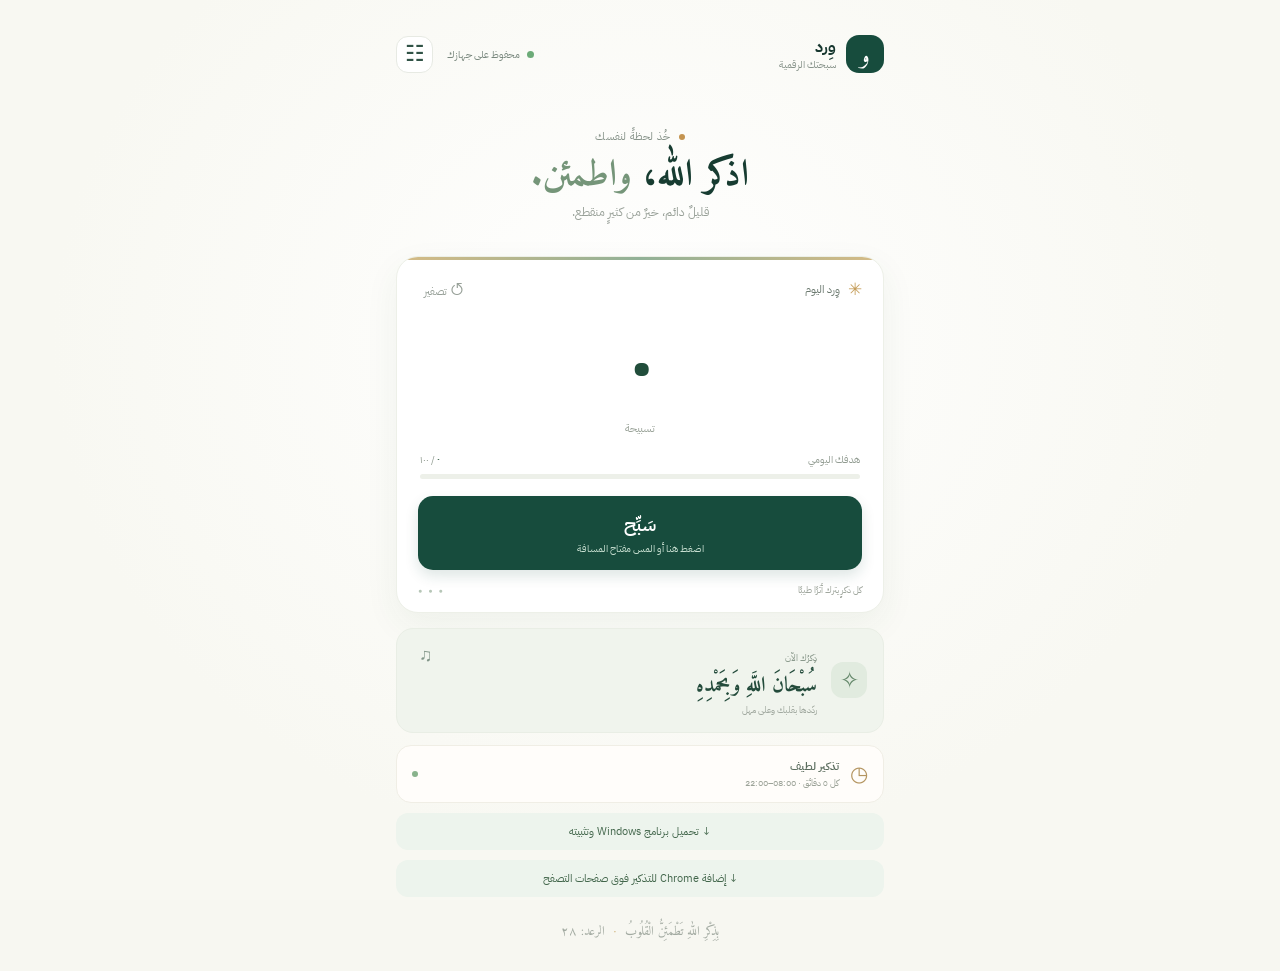
<file: index.html>
<!doctype html>
<html lang="ar" dir="rtl">
<head>
  <meta charset="utf-8">
  <meta name="viewport" content="width=device-width,initial-scale=1,viewport-fit=cover">
  <meta name="theme-color" content="#102923">
  <meta name="description" content="سبحة رقمية وتذكير بالأذكار، تعمل على الكمبيوتر والموبايل.">
  <link rel="manifest" href="manifest.webmanifest">
  <link rel="icon" href="icon.svg" type="image/svg+xml">
  <link rel="stylesheet" href="style.css">
  <title>وِرد | سبحتك الرقمية</title>
</head>
<body>
  <main class="app-shell">
    <header class="topbar">
      <a class="brand" href="#" aria-label="ورد، الصفحة الرئيسية"><span class="brand-mark">و</span><span><b>وِرد</b><small>سبحتك الرقمية</small></span></a>
      <div class="header-actions"><span class="save-state"><i></i> محفوظ على جهازك</span><button class="icon-button" id="settings-open" aria-label="الإعدادات" title="الإعدادات">☷</button></div>
    </header>

    <section class="welcome"><div class="eyebrow"><span></span> خُذ لحظةً لنفسك</div><h1>اذكر الله، <em>واطمئن.</em></h1><p>قليلٌ دائم، خيرٌ من كثيرٍ منقطع.</p></section>

    <section class="counter-card" aria-label="عداد التسبيح">
      <div class="counter-top"><span class="today-label"><span class="sun-icon">✳</span> وِرد اليوم</span><button id="reset" class="reset-button" title="تصفير العداد">↺ <span>تصفير</span></button></div>
      <div class="count-wrap"><span id="count" class="count" aria-live="polite">0</span><span class="count-caption">تسبيحة</span></div>
      <div class="goal-track"><div class="goal-meta"><span>هدفك اليومي</span><span><b id="goal-progress">0</b> / <span id="goal-value">100</span></span></div><div class="track"><div id="progress" class="progress"></div></div></div>
      <button id="tasbeeh" class="tasbeeh-button" aria-label="سبّح، أضف تسبيحة"><span>سَبِّح</span><small>اضغط هنا أو المس مفتاح المسافة</small></button>
      <div class="counter-foot"><span>كل ذكرٍ يترك أثرًا طيبًا</span><span class="bead-row" aria-hidden="true">● ● ●</span></div>
    </section>

    <section class="dhikr-card"><div class="dhikr-icon">✧</div><div class="dhikr-copy"><span class="section-label">ذِكرُك الآن</span><p id="dhikr-text">سُبْحَانَ اللَّهِ وَبِحَمْدِهِ</p><span class="dhikr-note">ردّدها بقلبك وعلى مهل</span></div><button class="sound-button" id="sound" aria-label="تشغيل صوت النقر" title="صوت النقر">♫</button></section>

    <section class="reminder-card"><div class="reminder-symbol">◷</div><div class="reminder-copy"><b>تذكير لطيف</b><span id="reminder-status">كل ٥ دقائق · لمدة ٣٠ ثانية</span></div><span class="live-dot" title="التذكير مفعّل"></span></section>
    <a class="extension-link" href="https://github.com/M-goma/wird-tasbeeh/raw/refs/heads/main/release/Wird-Setup.exe">↓ تحميل برنامج Windows وتثبيته</a>
    <a class="extension-link" href="https://github.com/M-goma/wird-tasbeeh/raw/refs/heads/main/release/Wird-Chrome-Extension.zip">↓ إضافة Chrome للتذكير فوق صفحات التصفح</a>

    <footer>بِذِكْرِ اللهِ تَطْمَئِنُّ الْقُلُوبُ <span>·</span> الرعد: ٢٨</footer>
  </main>

  <div id="reminder" class="reminder-overlay" hidden role="dialog" aria-modal="true" aria-label="تذكير بالذكر"><div class="reminder-modal"><span class="section-label">لحظةُ ذِكر</span><p id="modal-dhikr">سُبْحَانَ اللَّهِ وَبِحَمْدِهِ</p><span id="dismiss-note" class="dismiss-note">متبقي ٣٠ ثانية</span></div></div>

  <div id="settings" class="settings-backdrop" hidden><section class="settings-panel" role="dialog" aria-modal="true" aria-labelledby="settings-title"><div class="settings-heading"><div><span class="section-label">خصص تجربتك</span><h2 id="settings-title">الإعدادات</h2></div><button id="settings-close" class="icon-button" aria-label="إغلاق">×</button></div>
    <label class="field-label" for="dhikr-input">اختر ذكرًا أو اكتب ذكرًا خاصًا</label><input id="dhikr-input" type="text" list="dhikr-options" maxlength="220" placeholder="اختر أو اكتب الذكر"><datalist id="dhikr-options"><option value="سُبْحَانَ اللَّهِ وَبِحَمْدِهِ"><option value="سُبْحَانَ اللَّهِ"><option value="الْحَمْدُ لِلَّهِ"><option value="اللَّهُ أَكْبَرُ"><option value="لَا إِلَهَ إِلَّا اللَّهُ"><option value="أَسْتَغْفِرُ اللَّهَ"><option value="لَا حَوْلَ وَلَا قُوَّةَ إِلَّا بِاللَّهِ"><option value="سُبْحَانَ اللَّهِ وَالْحَمْدُ لِلَّهِ وَلَا إِلَهَ إِلَّا اللَّهُ وَاللَّهُ أَكْبَرُ"><option value="اللَّهُمَّ صَلِّ عَلَى مُحَمَّدٍ"><option value="سُبْحَانَ اللَّهِ الْعَظِيمِ وَبِحَمْدِهِ"><option value="لَا إِلَهَ إِلَّا اللَّهُ وَحْدَهُ لَا شَرِيكَ لَهُ، لَهُ الْمُلْكُ وَلَهُ الْحَمْدُ، وَهُوَ عَلَى كُلِّ شَيْءٍ قَدِيرٌ"><option value="أَسْتَغْفِرُ اللَّهَ الْعَظِيمَ وَأَتُوبُ إِلَيْهِ"><option value="حَسْبِيَ اللَّهُ لَا إِلَهَ إِلَّا هُوَ، عَلَيْهِ تَوَكَّلْتُ وَهُوَ رَبُّ الْعَرْشِ الْعَظِيمِ"><option value="اللَّهُمَّ أَعِنِّي عَلَى ذِكْرِكَ وَشُكْرِكَ وَحُسْنِ عِبَادَتِكَ"><option value="فَاذْكُرُونِي أَذْكُرْكُمْ وَاشْكُرُوا لِي وَلَا تَكْفُرُونِ ۞ البقرة: ١٥٢"><option value="يَٰٓأَيُّهَا الَّذِينَ آمَنُوا اذْكُرُوا اللَّهَ ذِكْرًا كَثِيرًا ۞ الأحزاب: ٤١"><option value="فَإِذَا قُضِيَتِ الصَّلَاةُ فَانتَشِرُوا فِي الْأَرْضِ وَابْتَغُوا مِن فَضْلِ اللَّهِ وَاذْكُرُوا اللَّهَ كَثِيرًا لَّعَلَّكُمْ تُفْلِحُونَ ۞ الجمعة: ١٠"><option value="الَّذِينَ يَذْكُرُونَ اللَّهَ قِيَامًا وَقُعُودًا وَعَلَى جُنُوبِهِمْ وَيَتَفَكَّرُونَ فِي خَلْقِ السَّمَاوَاتِ وَالْأَرْضِ رَبَّنَا مَا خَلَقْتَ هَٰذَا بَاطِلًا سُبْحَانَكَ فَقِنَا عَذَابَ النَّارِ ۞ آل عمران: ١٩١"><option value="وَلَذِكْرُ اللَّهِ أَكْبَرُ ۞ العنكبوت: ٤٥"></datalist>
    <label class="field-label" for="interval">التذكير كل <span class="field-hint">بالدقائق</span></label><div class="range-row"><input id="interval" type="range" min="1" max="60" value="5"><output id="interval-out">٥ دقائق</output></div>
    <label class="field-label" for="duration">مدة ظهور التذكير <span class="field-hint">بالثواني</span></label><div class="range-row"><input id="duration" type="range" min="5" max="120" step="5" value="30"><output id="duration-out">٣٠ ثانية</output></div>
    <label class="field-label">وقت تشغيل التذكير</label><div class="time-row"><label>من <input id="active-from" type="time" value="08:00"></label><label>إلى <input id="active-until" type="time" value="22:00"></label></div>
    <label class="theme-option"><input id="dark-mode" type="checkbox"> الوضع الداكن</label>
    <label class="field-label" for="goal">الهدف اليومي</label><select id="goal"><option value="33">٣٣ تسبيحة</option><option value="100" selected>١٠٠ تسبيحة</option><option value="500">٥٠٠ تسبيحة</option><option value="1000">١٠٠٠ تسبيحة</option></select>
    <button id="install" class="install-button" hidden>＋ تثبيت التطبيق</button><p class="settings-note">إعداداتك وعدادك محفوظان على هذا الجهاز. التذكير يعمل أثناء فتح التطبيق.</p>
  </section></div>
  <script src="app.js" defer></script>
</body>
</html>
</file>
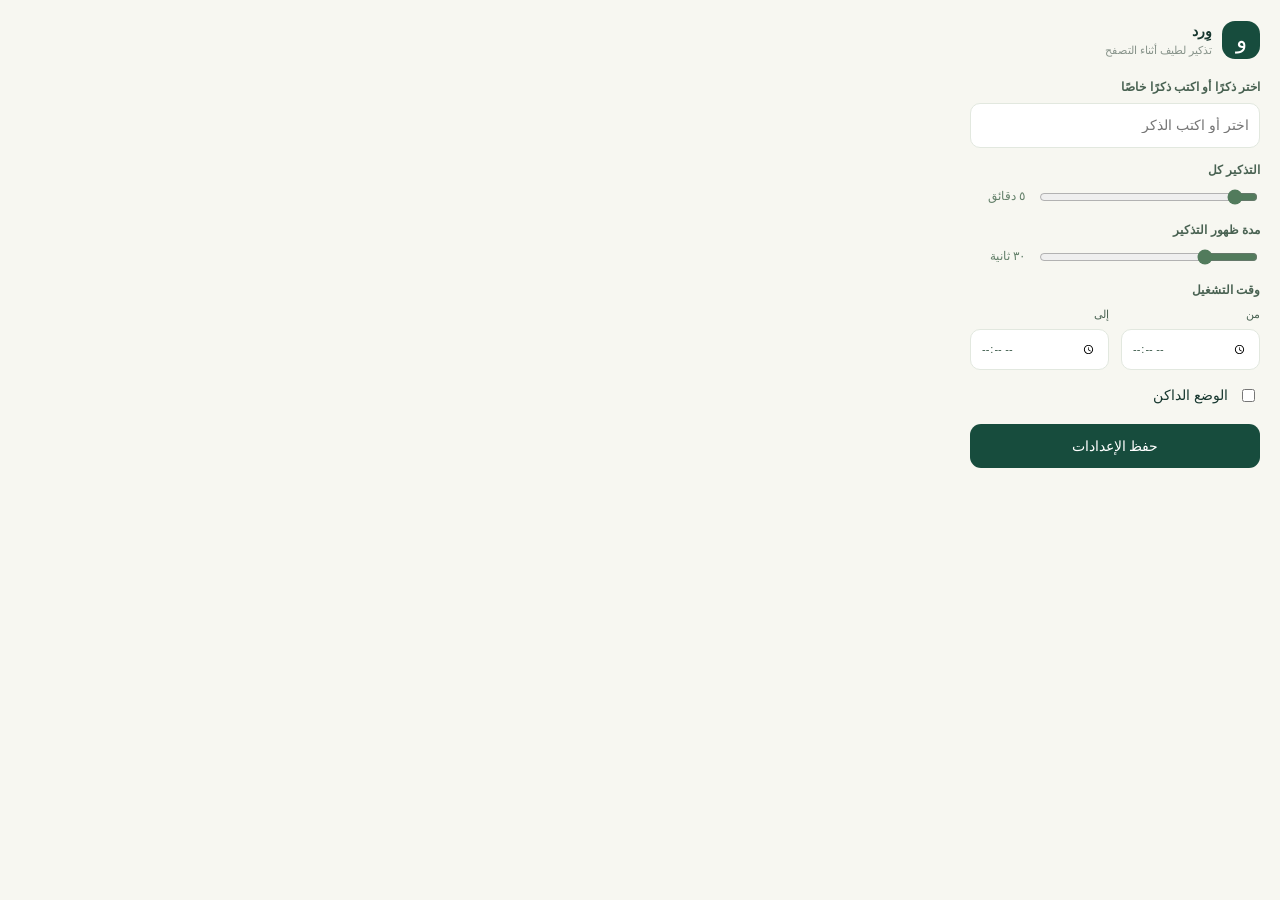
<file: chrome-extension/options.html>
<!doctype html>
<html lang="ar" dir="rtl">
<head>
  <meta charset="utf-8"><meta name="viewport" content="width=device-width,initial-scale=1"><title>إعدادات وِرد</title>
  <style>
    *{box-sizing:border-box}body{width:330px;margin:0;padding:20px;background:#f7f7f1;color:#17372f;font:14px/1.6 'Segoe UI',Tahoma,sans-serif}.brand{display:flex;align-items:center;gap:10px;margin-bottom:18px}.mark{display:grid;place-items:center;width:38px;height:38px;border-radius:13px;background:#174c3d;color:white;font-size:23px}.brand b,.brand small{display:block}.brand small{font-size:11px;color:#87938a}.field{display:block;margin:13px 0 6px;font-size:12px;font-weight:600;color:#496252}input{width:100%;padding:10px;border:1px solid #e2e8df;border-radius:10px;background:white;color:#365544;font:inherit}input[type=range]{padding:0;accent-color:#527b5c}.row,.times{display:flex;align-items:center;gap:12px}.row input{flex:1}.row output{min-width:55px;color:#64806a;font-size:12px}.times label{flex:1;color:#496252;font-size:11px}.times input{margin-top:5px}.theme{display:flex;align-items:center;gap:8px;margin-top:14px}.theme input{width:17px}.save{width:100%;margin-top:17px;border:0;border-radius:11px;padding:11px;background:#174c3d;color:white;font:inherit;cursor:pointer}.status{min-height:18px;margin:8px 0 0;color:#63856a;font-size:11px}body.dark{background:#18251f;color:#e5eee8}body.dark input{background:#22332a;border-color:#3a4b40;color:#e5eee8}body.dark .field,body.dark .times label{color:#c4d4c8}
  </style>
</head>
<body>
  <header class="brand"><span class="mark">و</span><span><b>وِرد</b><small>تذكير لطيف أثناء التصفح</small></span></header>
  <label class="field" for="dhikr">اختر ذكرًا أو اكتب ذكرًا خاصًا</label><input id="dhikr" list="dhikrOptions" maxlength="220" placeholder="اختر أو اكتب الذكر"><datalist id="dhikrOptions"><option value="سُبْحَانَ اللَّهِ وَبِحَمْدِهِ"><option value="سُبْحَانَ اللَّهِ"><option value="الْحَمْدُ لِلَّهِ"><option value="اللَّهُ أَكْبَرُ"><option value="لَا إِلَهَ إِلَّا اللَّهُ"><option value="أَسْتَغْفِرُ اللَّهَ"><option value="لَا حَوْلَ وَلَا قُوَّةَ إِلَّا بِاللَّهِ"><option value="سُبْحَانَ اللَّهِ وَالْحَمْدُ لِلَّهِ وَلَا إِلَهَ إِلَّا اللَّهُ وَاللَّهُ أَكْبَرُ"><option value="اللَّهُمَّ صَلِّ عَلَى مُحَمَّدٍ"><option value="سُبْحَانَ اللَّهِ الْعَظِيمِ وَبِحَمْدِهِ"><option value="لَا إِلَهَ إِلَّا اللَّهُ وَحْدَهُ لَا شَرِيكَ لَهُ، لَهُ الْمُلْكُ وَلَهُ الْحَمْدُ، وَهُوَ عَلَى كُلِّ شَيْءٍ قَدِيرٌ"><option value="أَسْتَغْفِرُ اللَّهَ الْعَظِيمَ وَأَتُوبُ إِلَيْهِ"><option value="حَسْبِيَ اللَّهُ لَا إِلَهَ إِلَّا هُوَ، عَلَيْهِ تَوَكَّلْتُ وَهُوَ رَبُّ الْعَرْشِ الْعَظِيمِ"><option value="اللَّهُمَّ أَعِنِّي عَلَى ذِكْرِكَ وَشُكْرِكَ وَحُسْنِ عِبَادَتِكَ"><option value="فَاذْكُرُونِي أَذْكُرْكُمْ وَاشْكُرُوا لِي وَلَا تَكْفُرُونِ ۞ البقرة: ١٥٢"><option value="يَٰٓأَيُّهَا الَّذِينَ آمَنُوا اذْكُرُوا اللَّهَ ذِكْرًا كَثِيرًا ۞ الأحزاب: ٤١"><option value="فَإِذَا قُضِيَتِ الصَّلَاةُ فَانتَشِرُوا فِي الْأَرْضِ وَابْتَغُوا مِن فَضْلِ اللَّهِ وَاذْكُرُوا اللَّهَ كَثِيرًا لَّعَلَّكُمْ تُفْلِحُونَ ۞ الجمعة: ١٠"><option value="الَّذِينَ يَذْكُرُونَ اللَّهَ قِيَامًا وَقُعُودًا وَعَلَى جُنُوبِهِمْ وَيَتَفَكَّرُونَ فِي خَلْقِ السَّمَاوَاتِ وَالْأَرْضِ رَبَّنَا مَا خَلَقْتَ هَٰذَا بَاطِلًا سُبْحَانَكَ فَقِنَا عَذَابَ النَّارِ ۞ آل عمران: ١٩١"><option value="وَلَذِكْرُ اللَّهِ أَكْبَرُ ۞ العنكبوت: ٤٥"></datalist>
  <label class="field" for="interval">التذكير كل</label><div class="row"><input id="interval" type="range" min="1" max="60" value="5"><output id="interval-out">٥ دقائق</output></div>
  <label class="field" for="duration">مدة ظهور التذكير</label><div class="row"><input id="duration" type="range" min="5" max="120" step="5" value="30"><output id="duration-out">٣٠ ثانية</output></div>
  <label class="field">وقت التشغيل</label><div class="times"><label>من<input id="activeFrom" type="time"></label><label>إلى<input id="activeUntil" type="time"></label></div>
  <label class="theme"><input id="darkMode" type="checkbox"> الوضع الداكن</label>
  <button id="save" class="save">حفظ الإعدادات</button><p id="status" class="status" aria-live="polite"></p>
  <script src="options.js"></script>
</body>
</html>
</file>
<file: style.css>
@import url('https://fonts.googleapis.com/css2?family=Amiri:wght@400;700&family=IBM+Plex+Sans+Arabic:wght@400;500;600;700&display=swap');
:root{font-family:'IBM Plex Sans Arabic',Tahoma,sans-serif;color:#17372f;background:#f7f7f1;font-synthesis:none;--green:#174c3d;--mint:#dcece2;--gold:#c49450;--muted:#87938a}*{box-sizing:border-box}body{margin:0;min-height:100vh;background:radial-gradient(ellipse at 50% 38%,#fff 0,#f8f8f2 65%);background-attachment:fixed}.app-shell{max-width:540px;margin:auto;padding:24px 26px 28px;min-height:100svh;display:flex;flex-direction:column}.topbar,.header-actions,.brand,.counter-top,.goal-meta,.counter-foot,.dhikr-card,.reminder-card,.settings-heading,.range-row{display:flex;align-items:center;justify-content:space-between}.brand{justify-content:flex-start;gap:10px;color:inherit;text-decoration:none}.brand-mark{width:38px;height:38px;display:grid;place-items:center;background:var(--green);border-radius:13px;color:#fff;font-family:Amiri,serif;font-size:25px}.brand b,.brand small{display:block}.brand b{font-size:16px;line-height:1.25}.brand small{font-size:10px;color:var(--muted)}.header-actions{gap:14px}.save-state{font-size:10px;color:#78877d}.save-state i,.eyebrow span{display:inline-block;width:7px;height:7px;border-radius:50%;background:#6cab78;margin-left:5px}.icon-button{border:1px solid #e7eae3;background:#fff;color:#315347;width:37px;height:37px;border-radius:12px;font-size:22px;cursor:pointer}.welcome{text-align:center;margin:38px 0 26px}.eyebrow{font-size:11px;color:#87938a;letter-spacing:.02em}.eyebrow span{background:var(--gold);width:6px;height:6px}h1{font-family:Amiri,serif;font-size:37px;font-weight:700;line-height:1.3;margin:7px 0 3px;color:#173c31}h1 em{font-style:normal;color:#759579}.welcome p{margin:0;color:#98a098;font-size:12px}.counter-card{position:relative;overflow:hidden;background:#fff;border:1px solid #edf0e8;border-radius:22px;padding:19px 21px 15px;box-shadow:0 12px 34px #345c3510}.counter-card:before{content:'';position:absolute;inset:0 0 auto;height:3px;background:linear-gradient(90deg,#d6bb85,#91b197,#d6bb85)}.today-label{font-size:11px;color:#6b796f}.sun-icon{color:#c59d59;font-size:17px;vertical-align:-2px;margin-left:5px}.reset-button{border:0;background:none;color:#97a098;font:inherit;font-size:11px;cursor:pointer}.reset-button:first-letter{font-size:17px}.count-wrap{text-align:center;padding:11px 0 13px}.count{display:block;color:#214d3b;font-size:75px;font-weight:500;line-height:1.15;font-variant-numeric:tabular-nums;letter-spacing:-3px}.count-caption{font-size:11px;color:#9aa399}.goal-track{margin:0 2px 17px}.goal-meta{font-size:10px;color:#929c92;margin-bottom:7px}.goal-meta b{color:#416850;font-weight:600}.track{height:5px;border-radius:8px;background:#edf0e9;overflow:hidden}.progress{height:100%;width:0;background:linear-gradient(90deg,#78a883,#c1b17e);border-radius:8px;transition:width .3s}.tasbeeh-button{width:100%;height:67px;border:0;border-radius:15px;background:#174c3d;color:#fff;cursor:pointer;font-family:inherit;box-shadow:0 6px 14px #174c3d24;transition:transform .12s,background .2s;touch-action:manipulation}.tasbeeh-button:active{transform:scale(.985);background:#103d31}.tasbeeh-button span,.tasbeeh-button small{display:block}.tasbeeh-button span{font-size:19px;font-weight:600}.tasbeeh-button small{font-size:10px;color:#c8dfd1;margin-top:2px}.counter-foot{margin-top:13px;font-size:9px;color:#a0a79e}.bead-row{font-size:7px;letter-spacing:2px;color:#b6c6b7}.dhikr-card{position:relative;justify-content:flex-start;gap:14px;margin-top:15px;padding:15px 16px;background:#f0f4ed;border:1px solid #e9eee5;border-radius:17px}.dhikr-icon{flex:none;width:36px;height:36px;display:grid;place-items:center;border-radius:12px;background:#e1ebdf;color:#64876a;font-size:23px}.section-label{font-size:9px;color:#8a998c}.dhikr-copy p{margin:3px 0 0;font-family:Amiri,serif;font-weight:700;font-size:21px;color:#234b3b;line-height:1.4}.dhikr-note{display:block;color:#a0a89f;font-size:9px;margin-top:2px}.sound-button{margin-right:auto;align-self:flex-start;border:0;color:#83978a;background:transparent;font-size:18px;cursor:pointer}.reminder-card{margin-top:12px;justify-content:flex-start;gap:11px;padding:12px 15px;border:1px solid #f0eee5;background:#fffdfa;border-radius:15px}.reminder-symbol{font-size:21px;color:#b49560}.reminder-copy b,.reminder-copy span{display:block}.reminder-copy b{font-size:11px;font-weight:600;color:#596b5c}.reminder-copy span{font-size:9px;color:#9ca398;margin-top:1px}.live-dot{width:6px;height:6px;margin-right:auto;border-radius:50%;background:#89b38c}footer{margin-top:auto;padding-top:23px;text-align:center;color:#a2aaa1;font-family:Amiri,serif;font-size:13px}footer span{color:#d0b57f;margin:0 4px}.reminder-overlay,.settings-backdrop{position:fixed;z-index:5;inset:0;display:grid;place-items:center;padding:20px;background:#10292375;backdrop-filter:blur(4px)}[hidden]{display:none!important}.reminder-modal,.settings-panel{width:min(100%,400px);border-radius:23px;background:#fff;padding:28px;box-shadow:0 24px 80px #0d281e38;text-align:center}.modal-star{display:grid;place-items:center;margin:0 auto 12px;width:48px;height:48px;border-radius:16px;background:#edf4ed;color:#b3945c;font-size:26px}.reminder-modal h2{font-family:Amiri,serif;font-size:24px;margin:13px 0;color:#214b39}.reminder-modal>p{font-family:Amiri,serif;font-size:25px;font-weight:700;color:#537957}.modal-actions{display:flex;justify-content:center;align-items:center;gap:18px;margin-top:22px}.primary-small{border:0;background:var(--green);color:#fff;border-radius:11px;padding:11px 20px;font:inherit;font-size:12px;cursor:pointer}.text-small{border:0;background:none;color:#87938a;font:inherit;font-size:11px;cursor:pointer}.dismiss-note{display:block;margin-top:17px;color:#abb1a9;font-size:9px}.settings-backdrop{place-items:center}.settings-panel{text-align:right;padding:25px;max-height:90svh;overflow:auto}.settings-heading{margin-bottom:23px}.settings-heading h2{font-family:Amiri,serif;margin:0;font-size:25px;color:#1f4939}.field-label{display:block;margin:16px 0 8px;color:#496252;font-size:11px;font-weight:600}.field-hint{color:#9ba49c;font-weight:400}.settings-panel select{width:100%;padding:11px 12px;border:1px solid #e5e9e1;border-radius:11px;background:#fbfcf9;color:#365544;font:inherit;font-size:12px}.range-row{gap:13px}.range-row input{flex:1;accent-color:#527b5c}.range-row output{min-width:72px;text-align:left;color:#64806a;font-size:11px}.install-button{width:100%;margin-top:19px;border:0;border-radius:11px;padding:12px;background:#e7f0e7;color:#28533c;font:inherit;font-size:12px;cursor:pointer}.settings-note{margin:17px 0 0;color:#9aa49a;font-size:10px;line-height:1.8}@media(min-height:900px){.app-shell{padding-top:35px}.welcome{margin-top:55px;margin-bottom:35px}.count{font-size:88px}.tasbeeh-button{height:74px}}@media(max-width:380px){.app-shell{padding:18px 17px 22px}.welcome{margin-top:28px}h1{font-size:33px}.count{font-size:66px}.dhikr-copy p{font-size:18px}}
.extension-link{display:block;margin-top:10px;padding:10px 12px;border-radius:12px;background:#edf4ed;color:#42664b;text-align:center;text-decoration:none;font-size:11px}.extension-link:hover{background:#e4eee3}
.settings-panel input[type=text],.settings-panel input[type=time]{width:100%;padding:11px 12px;border:1px solid #e5e9e1;border-radius:11px;background:#fbfcf9;color:#365544;font:inherit;font-size:12px}.time-row{display:flex;gap:12px}.time-row label{flex:1;color:#87938a;font-size:11px}.time-row input{display:block;margin-top:7px}.theme-option{display:flex;align-items:center;gap:9px;margin-top:18px;color:#496252;font-size:12px}.theme-option input{accent-color:#527b5c;width:17px;height:17px}
body[data-theme=dark]{color:#e5eee8;background:radial-gradient(ellipse at 50% 38%,#1d302a 0,#111c18 70%)}body[data-theme=dark] h1,body[data-theme=dark] .settings-heading h2,body[data-theme=dark] .reminder-modal h2,body[data-theme=dark] .dhikr-copy p{color:#dcebe0}body[data-theme=dark] .counter-card,body[data-theme=dark] .reminder-card,body[data-theme=dark] .icon-button,body[data-theme=dark] .reminder-modal,body[data-theme=dark] .settings-panel{background:#1b2a24;border-color:#2b3a32;color:#e5eee8}body[data-theme=dark] .dhikr-card{background:#202e27;border-color:#2a3b31}body[data-theme=dark] .reminder-card{background:#202820;border-color:#333c2e}body[data-theme=dark] .settings-panel select,body[data-theme=dark] .settings-panel input[type=text],body[data-theme=dark] .settings-panel input[type=time]{background:#14211b;border-color:#34463b;color:#e5eee8}body[data-theme=dark] .today-label,body[data-theme=dark] .goal-meta,body[data-theme=dark] .field-label,body[data-theme=dark] .theme-option,body[data-theme=dark] .reminder-copy b{color:#b9c9bc}body[data-theme=dark] .count{color:#b9d6bf}body[data-theme=dark] .tasbeeh-button{background:#32634b}body[data-theme=dark] .extension-link{background:#24392d;color:#c6dfcb}body[data-theme=dark] .track{background:#304037}
.reminder-modal{width:min(100%,360px);padding:20px}.modal-star{width:36px;height:36px;margin-bottom:8px;font-size:20px}.reminder-modal h2{font-size:19px;margin:8px 0}.reminder-modal>p{font-size:19px;line-height:1.65;margin:6px 0;white-space:normal;overflow-wrap:anywhere}.dismiss-note{margin-top:10px}
</file>
